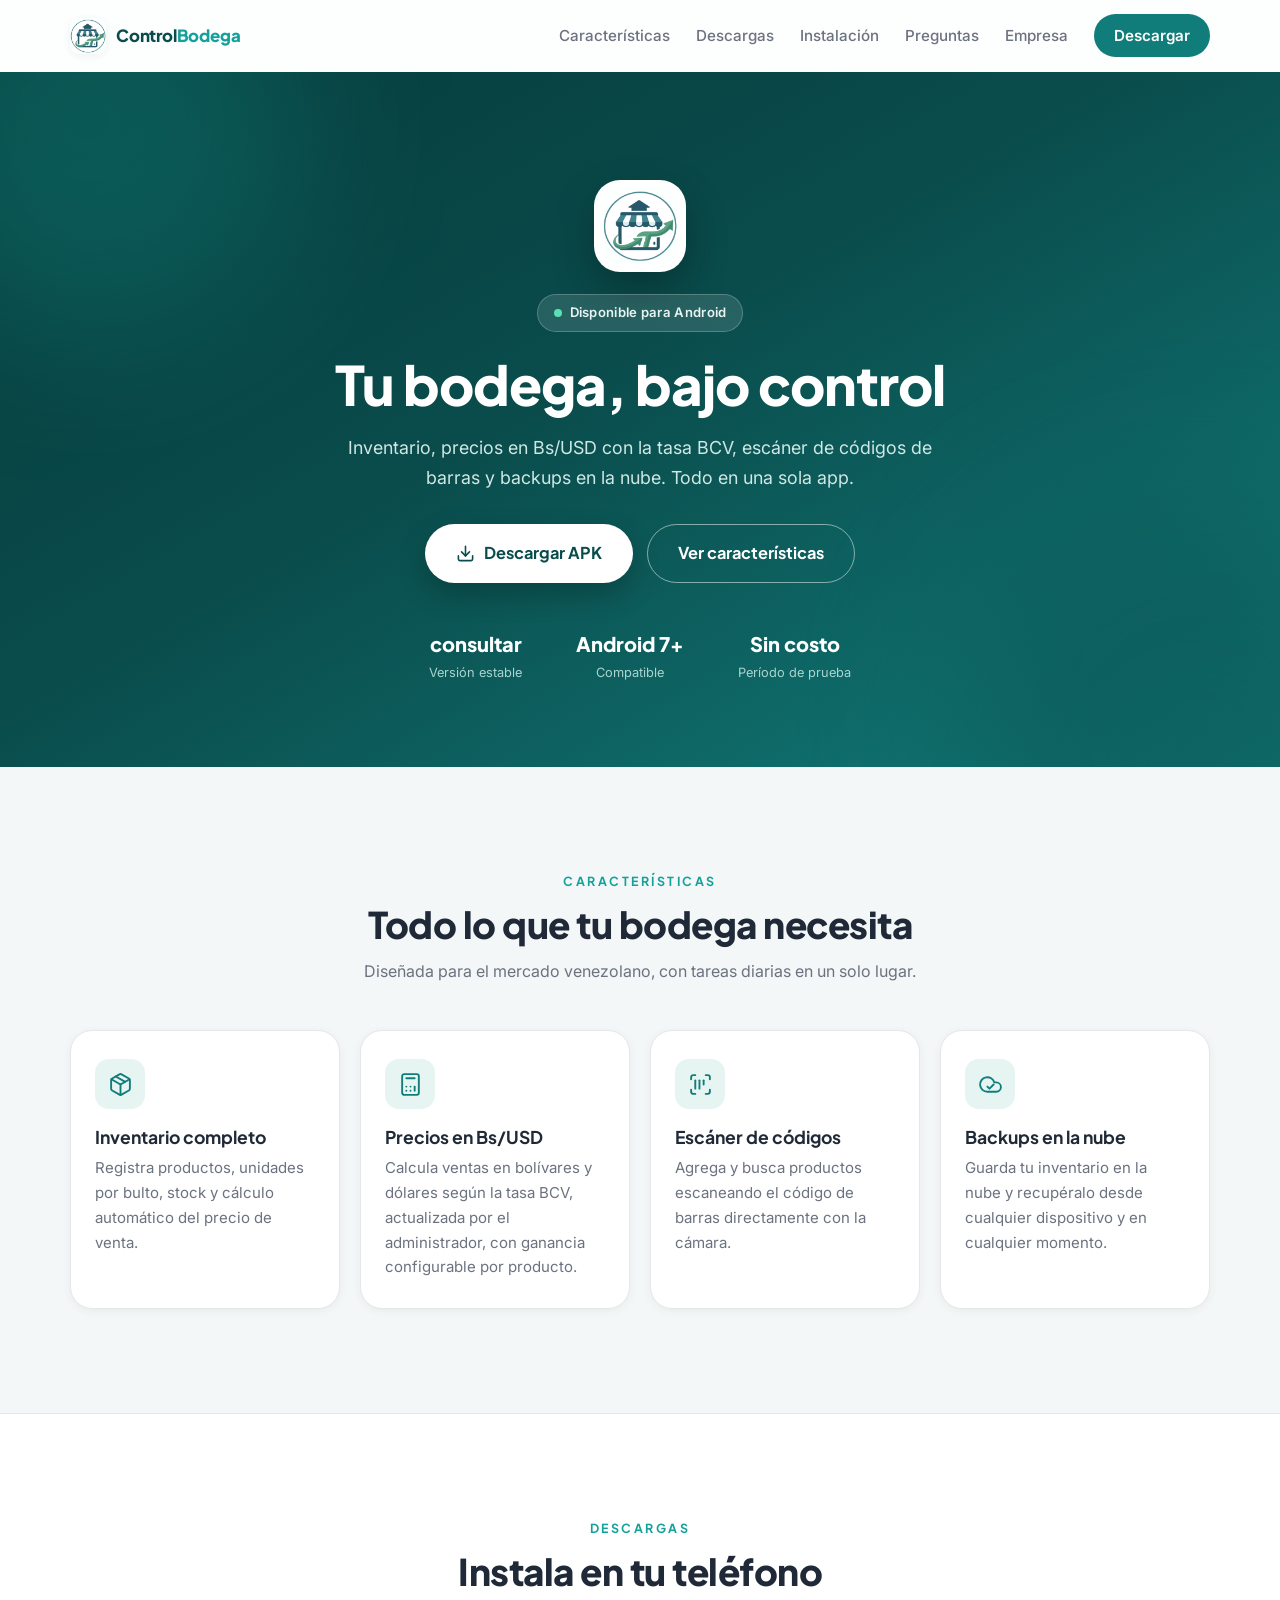
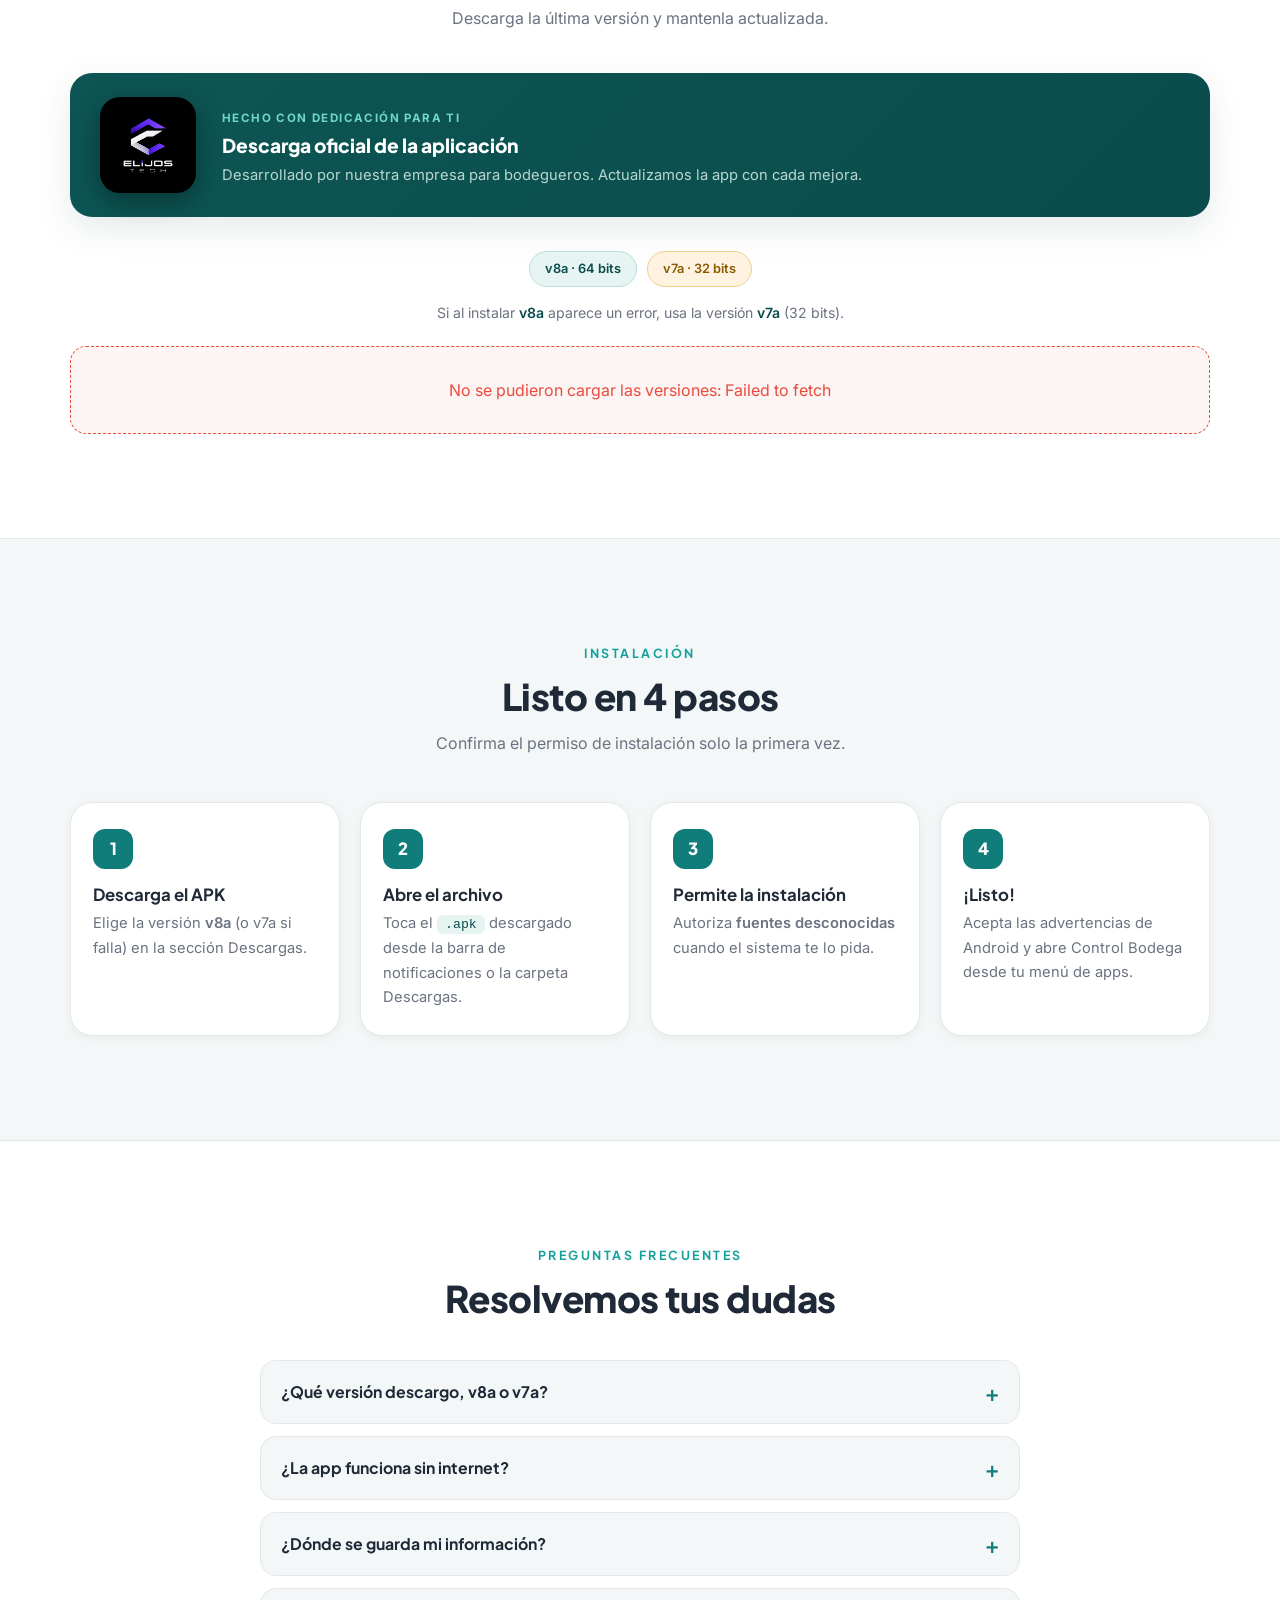
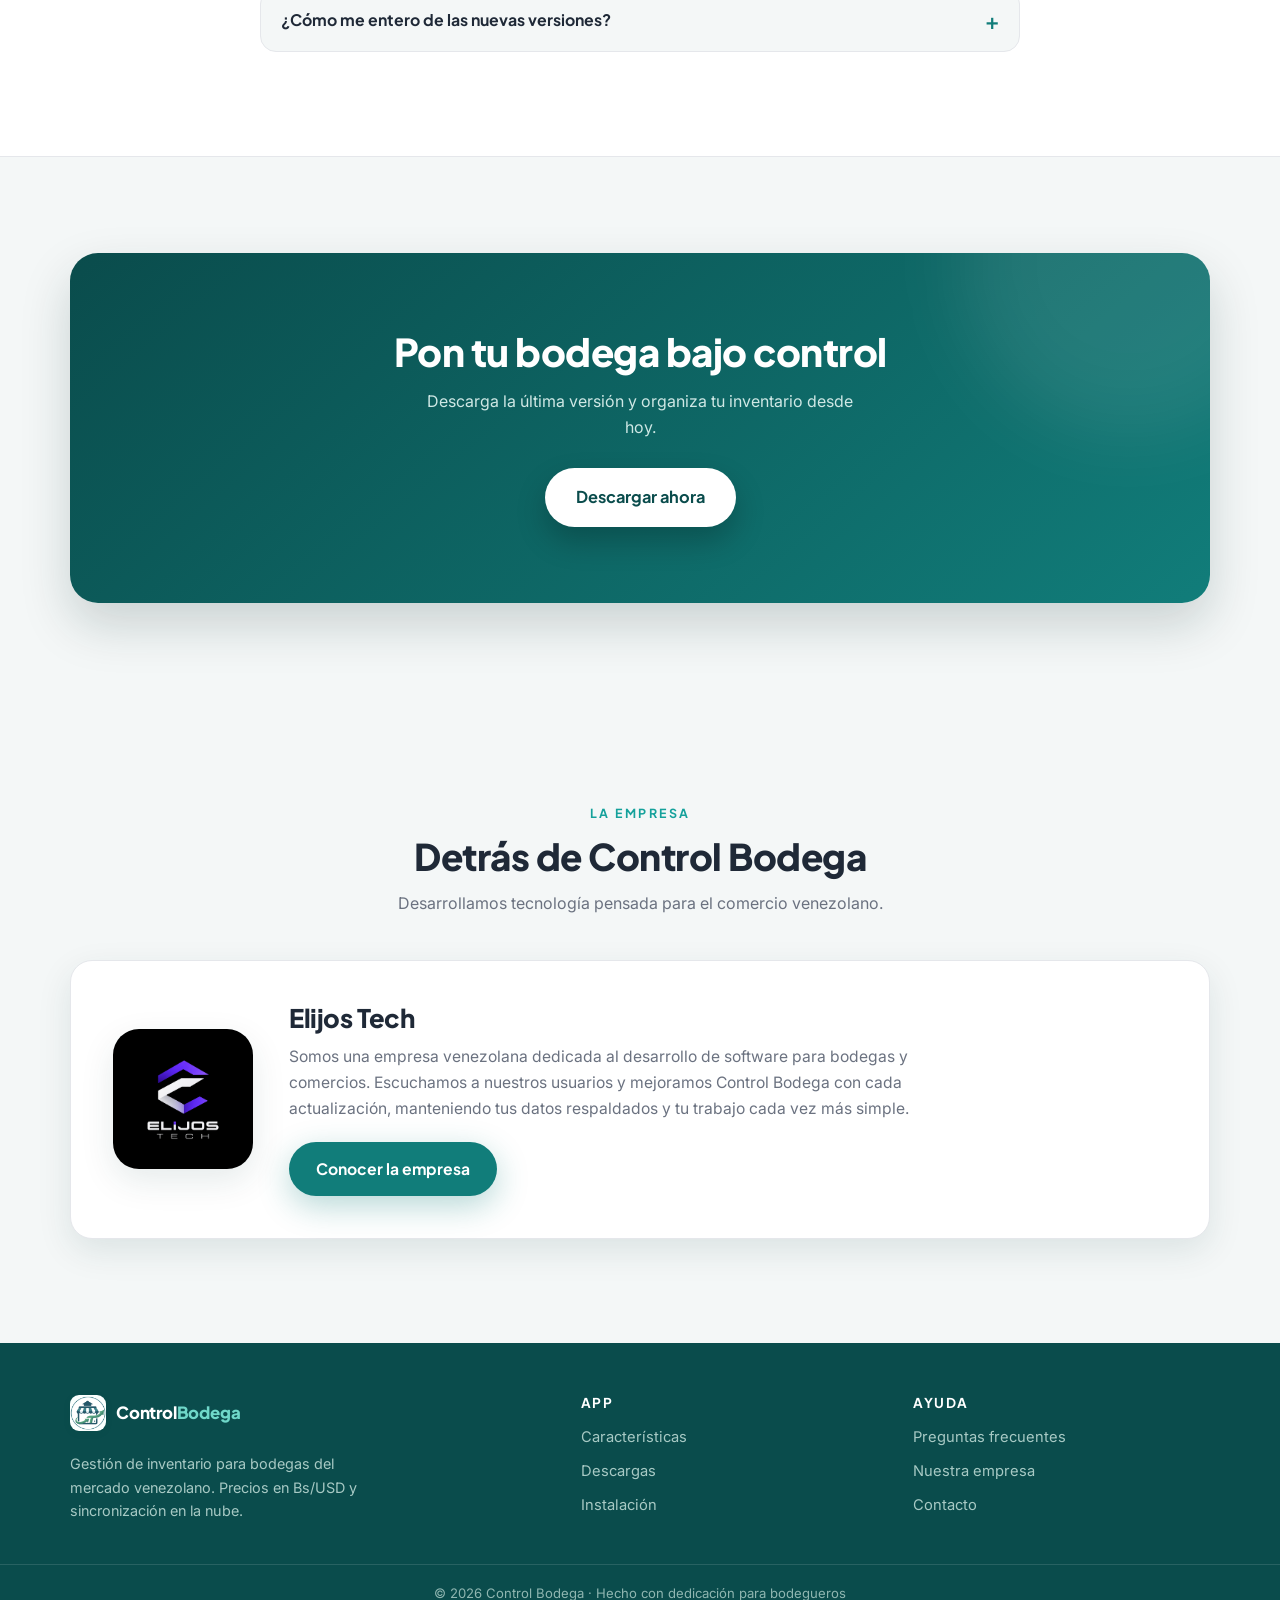
<file: index.html>
<!DOCTYPE html>
<html lang="es">
<head>
  <meta charset="UTF-8" />
  <meta name="viewport" content="width=device-width, initial-scale=1.0" />
  <title>Control Bodega — Gestión de inventario para bodegas</title>
  <meta name="description" content="App de administración de inventario para bodegas. Precios en Bs/USD con tasa BCV, escáner de códigos de barras y backups en la nube." />
  <meta name="theme-color" content="#0A4C4C" />
  <meta property="og:title" content="Control Bodega" />
  <meta property="og:description" content="Administra tu bodega y calcula precios en Bs/USD con la tasa BCV." />
  <meta property="og:type" content="website" />
  <link rel="icon" type="image/png" href="assets/icon.png" />

  <link rel="preconnect" href="https://fonts.googleapis.com" />
  <link rel="preconnect" href="https://fonts.gstatic.com" crossorigin />
  <link href="https://fonts.googleapis.com/css2?family=Plus+Jakarta+Sans:wght@500;600;700;800&family=Inter:wght@400;500;600&display=swap" rel="stylesheet" />

  <link rel="stylesheet" href="assets/styles.css" />
</head>
<body>

  <!-- NAVBAR -->
  <header class="nav" id="nav">
    <div class="container nav-inner">
      <a href="#" class="brand">
        <img src="assets/icon.png" alt="Logo Control Bodega" class="brand-logo" />
        <span class="brand-name">Control<span>Bodega</span></span>
      </a>

      <nav class="nav-menu" id="nav-menu" aria-label="Principal">
        <a href="#caracteristicas">Características</a>
        <a href="#descargas">Descargas</a>
        <a href="#instalacion">Instalación</a>
        <a href="#faq">Preguntas</a>
        <a href="empresa.html">Empresa</a>
        <a href="#descargas" class="nav-cta">Descargar</a>
      </nav>

      <button class="nav-toggle" id="nav-toggle" type="button" aria-label="Abrir menú" aria-expanded="false">
        <span></span>
        <span></span>
        <span></span>
      </button>
    </div>
  </header>

  <main>
    <!-- HERO -->
    <section class="hero">
      <span class="hero-glow hero-glow-1" aria-hidden="true"></span>
      <span class="hero-glow hero-glow-2" aria-hidden="true"></span>
      <div class="container hero-inner">
        <div class="hero-logo-wrap">
          <img src="assets/icon.png" alt="Logo Control Bodega" class="hero-logo" />
        </div>

        <p class="hero-kicker">
          <span class="pulse-dot"></span>
          Disponible para Android
        </p>

        <h1>Tu bodega, bajo control</h1>

        <p class="hero-sub">
          Inventario, precios en Bs/USD con la tasa BCV, escáner de códigos de
          barras y backups en la nube. Todo en una sola app.
        </p>

        <div class="hero-actions">
          <a href="#descargas" class="btn btn-lg btn-primary">
            <svg viewBox="0 0 24 24" fill="none" stroke="currentColor" stroke-width="2" stroke-linecap="round" stroke-linejoin="round" aria-hidden="true"><path d="M21 15v4a2 2 0 0 1-2 2H5a2 2 0 0 1-2-2v-4"/><polyline points="7 10 12 15 17 10"/><line x1="12" y1="15" x2="12" y2="3"/></svg>
            Descargar APK
          </a>
          <a href="#caracteristicas" class="btn btn-lg btn-ghost">Ver características</a>
        </div>

        <div class="hero-stats">
          <div class="stat">
            <strong id="latest-version">…</strong>
            <span>Versión estable</span>
          </div>
          <div class="stat">
            <strong>Android 7+</strong>
            <span>Compatible</span>
          </div>
          <div class="stat">
            <strong>Sin costo</strong>
            <span>Período de prueba</span>
          </div>
        </div>
      </div>
    </section>

    <!-- CARACTERÍSTICAS -->
    <section id="caracteristicas" class="section">
      <div class="container">
        <p class="kicker reveal">Características</p>
        <h2 class="section-title reveal">Todo lo que tu bodega necesita</h2>
        <p class="section-sub reveal">Diseñada para el mercado venezolano, con tareas diarias en un solo lugar.</p>

        <div class="features">
          <article class="feature reveal">
            <div class="feature-icon">
              <svg viewBox="0 0 24 24" fill="none" stroke="currentColor" stroke-width="1.8" stroke-linecap="round" stroke-linejoin="round" aria-hidden="true"><path d="M7.5 4.27l9 5.15"/><path d="M21 8a2 2 0 0 0-1-1.73l-7-4a2 2 0 0 0-2 0l-7 4A2 2 0 0 0 3 8v8a2 2 0 0 0 1 1.73l7 4a2 2 0 0 0 2 0l7-4A2 2 0 0 0 21 16Z"/><path d="M3.3 7 12 12l8.7-5"/><path d="M12 22V12"/></svg>
            </div>
            <h3>Inventario completo</h3>
            <p>Registra productos, unidades por bulto, stock y cálculo automático del precio de venta.</p>
          </article>

          <article class="feature reveal">
            <div class="feature-icon">
              <svg viewBox="0 0 24 24" fill="none" stroke="currentColor" stroke-width="1.8" stroke-linecap="round" stroke-linejoin="round" aria-hidden="true"><rect x="4" y="2" width="16" height="20" rx="2"/><line x1="8" y1="6" x2="16" y2="6"/><line x1="16" y1="14" x2="16" y2="18"/><path d="M12 14h.01"/><path d="M8 14h.01"/><path d="M12 18h.01"/><path d="M8 18h.01"/></svg>
            </div>
            <h3>Precios en Bs/USD</h3>
            <p>Calcula ventas en bolívares y dólares según la tasa BCV, actualizada por el administrador, con ganancia configurable por producto.</p>
          </article>

          <article class="feature reveal">
            <div class="feature-icon">
              <svg viewBox="0 0 24 24" fill="none" stroke="currentColor" stroke-width="1.8" stroke-linecap="round" stroke-linejoin="round" aria-hidden="true"><path d="M3 7V5a2 2 0 0 1 2-2h2"/><path d="M17 3h2a2 2 0 0 1 2 2v2"/><path d="M21 17v2a2 2 0 0 1-2 2h-2"/><path d="M7 21H5a2 2 0 0 1-2-2v-2"/><path d="M7 8v8"/><path d="M11 8v8"/><path d="M15 8v4"/></svg>
            </div>
            <h3>Escáner de códigos</h3>
            <p>Agrega y busca productos escaneando el código de barras directamente con la cámara.</p>
          </article>

          <article class="feature reveal">
            <div class="feature-icon">
              <svg viewBox="0 0 24 24" fill="none" stroke="currentColor" stroke-width="1.8" stroke-linecap="round" stroke-linejoin="round" aria-hidden="true"><path d="M17.5 19H9a7 7 0 1 1 6.71-9h1.79a4.5 4.5 0 1 1 0 9Z"/><path d="m9 14 2 2 4-4"/></svg>
            </div>
            <h3>Backups en la nube</h3>
            <p>Guarda tu inventario en la nube y recupéralo desde cualquier dispositivo y en cualquier momento.</p>
          </article>
        </div>
      </div>
    </section>

    <!-- DESCARGAS / RELEASES -->
    <section id="descargas" class="section section-alt">
      <div class="container">
        <p class="kicker reveal">Descargas</p>
        <h2 class="section-title reveal">Instala en tu teléfono</h2>
        <p class="section-sub reveal">Descarga la última versión y mantenla actualizada.</p>

        <div class="empresa-banner reveal">
          <img src="assets/logo.png" alt="Logo de la empresa" class="empresa-logo" />
          <div class="empresa-info">
            <span class="empresa-tag">Hecho con dedicación para ti</span>
            <h3>Descarga oficial de la aplicación</h3>
            <p>Desarrollado por nuestra empresa para bodegueros. Actualizamos la app con cada mejora.</p>
          </div>
        </div>

        <div class="arch-leyenda reveal">
          <span class="chip chip-v8a">v8a · 64 bits</span>
          <span class="chip chip-v7a">v7a · 32 bits</span>
        </div>
        <p class="recom-note reveal">Si al instalar <strong>v8a</strong> aparece un error, usa la versión <strong>v7a</strong> (32 bits).</p>

        <div id="releases" class="releases">
          <div class="loading">Cargando versiones…</div>
        </div>
      </div>
    </section>

    <!-- INSTALACIÓN -->
    <section id="instalacion" class="section">
      <div class="container">
        <p class="kicker reveal">Instalación</p>
        <h2 class="section-title reveal">Listo en 4 pasos</h2>
        <p class="section-sub reveal">Confirma el permiso de instalación solo la primera vez.</p>

        <div class="steps-grid">
          <div class="step reveal">
            <span class="step-num">1</span>
            <h3>Descarga el APK</h3>
            <p>Elige la versión <strong>v8a</strong> (o v7a si falla) en la sección Descargas.</p>
          </div>
          <div class="step reveal">
            <span class="step-num">2</span>
            <h3>Abre el archivo</h3>
            <p>Toca el <code>.apk</code> descargado desde la barra de notificaciones o la carpeta Descargas.</p>
          </div>
          <div class="step reveal">
            <span class="step-num">3</span>
            <h3>Permite la instalación</h3>
            <p>Autoriza <strong>fuentes desconocidas</strong> cuando el sistema te lo pida.</p>
          </div>
          <div class="step reveal">
            <span class="step-num">4</span>
            <h3>¡Listo!</h3>
            <p>Acepta las advertencias de Android y abre Control Bodega desde tu menú de apps.</p>
          </div>
        </div>
      </div>
    </section>

    <!-- FAQ -->
    <section id="faq" class="section section-alt">
      <div class="container container-narrow">
        <p class="kicker reveal">Preguntas frecuentes</p>
        <h2 class="section-title reveal">Resolvemos tus dudas</h2>

        <div class="faq">
          <details class="faq-item reveal">
            <summary>¿Qué versión descargo, v8a o v7a?</summary>
            <p>Descarga <strong>v8a</strong> (64 bits), que es la versión para teléfonos actuales. Si al instalarla el sistema muestra un error, usa la versión <strong>v7a</strong> (32 bits), compatible con teléfonos de gama baja o con Android de 32 bits.</p>
          </details>
          <details class="faq-item reveal">
            <summary>¿La app funciona sin internet?</summary>
            <p>Sí. El inventario se guarda en la memoria del teléfono y funciona sin conexión. El internet se usa para sincronizar tus respaldos en la nube y recibir notificaciones.</p>
          </details>
          <details class="faq-item reveal">
            <summary>¿Dónde se guarda mi información?</summary>
            <p>Tus productos se almacenan de forma local y además puedes subirlos a la nube como respaldo. Nadie más tiene acceso a tu cuenta.</p>
          </details>
          <details class="faq-item reveal">
            <summary>¿Cómo me entero de las nuevas versiones?</summary>
            <p>La app verifica automáticamente si hay una versión nueva al abrirla y te avisa con un recordatorio de actualización y su lista de cambios.</p>
          </details>
        </div>
      </div>
    </section>

    <!-- CTA FINAL -->
    <section class="cta">
      <div class="container">
        <div class="cta-panel reveal">
          <span class="cta-glow" aria-hidden="true"></span>
          <h2>Pon tu bodega bajo control</h2>
          <p>Descarga la última versión y organiza tu inventario desde hoy.</p>
          <a href="#descargas" class="btn btn-lg btn-light">Descargar ahora</a>
        </div>
      </div>
    </section>

    <!-- LA EMPRESA -->
    <section id="empresa" class="section">
      <div class="container">
        <p class="kicker reveal">La empresa</p>
        <h2 class="section-title reveal">Detrás de Control Bodega</h2>
        <p class="section-sub reveal">Desarrollamos tecnología pensada para el comercio venezolano.</p>

        <div class="about-card reveal">
          <img src="assets/logo.png" alt="Logo de la empresa" class="about-logo" />
          <div class="about-body">
            <h3>Elijos Tech</h3>
            <p>
              Somos una empresa venezolana dedicada al desarrollo de software
              para bodegas y comercios. Escuchamos a nuestros usuarios y
              mejoramos Control Bodega con cada actualización, manteniendo tus
              datos respaldados y tu trabajo cada vez más simple.
            </p>
            <a href="empresa.html" class="btn btn-primary">Conocer la empresa</a>
          </div>
        </div>
      </div>
    </section>
  </main>

  <!-- FOOTER -->
  <footer class="footer">
    <div class="container footer-grid">
      <div class="footer-brand">
        <div class="brand">
          <img src="assets/icon.png" alt="Logo Control Bodega" class="brand-logo" />
          <span class="brand-name">Control<span>Bodega</span></span>
        </div>
        <p>Gestión de inventario para bodegas del mercado venezolano. Precios en Bs/USD y sincronización en la nube.</p>
      </div>

      <div class="footer-col">
        <h4>App</h4>
        <a href="#caracteristicas">Características</a>
        <a href="#descargas">Descargas</a>
        <a href="#instalacion">Instalación</a>
      </div>

      <div class="footer-col">
        <h4>Ayuda</h4>
        <a href="#faq">Preguntas frecuentes</a>
        <a href="empresa.html">Nuestra empresa</a>
        <a href="mailto:elijostech@gmail.com">Contacto</a>
      </div>
    </div>

    <div class="footer-bottom">
      <div class="container">
        <p>© 2026 Control Bodega · Hecho con dedicación para bodegueros</p>
      </div>
    </div>
  </footer>

  <button class="back-top" id="back-top" type="button" aria-label="Volver arriba">
    <svg viewBox="0 0 24 24" fill="none" stroke="currentColor" stroke-width="2.2" stroke-linecap="round" stroke-linejoin="round" aria-hidden="true"><polyline points="18 15 12 9 6 15"/></svg>
  </button>

  <script src="assets/config.js"></script>
  <script src="assets/script.js"></script>
</body>
</html>
</file>
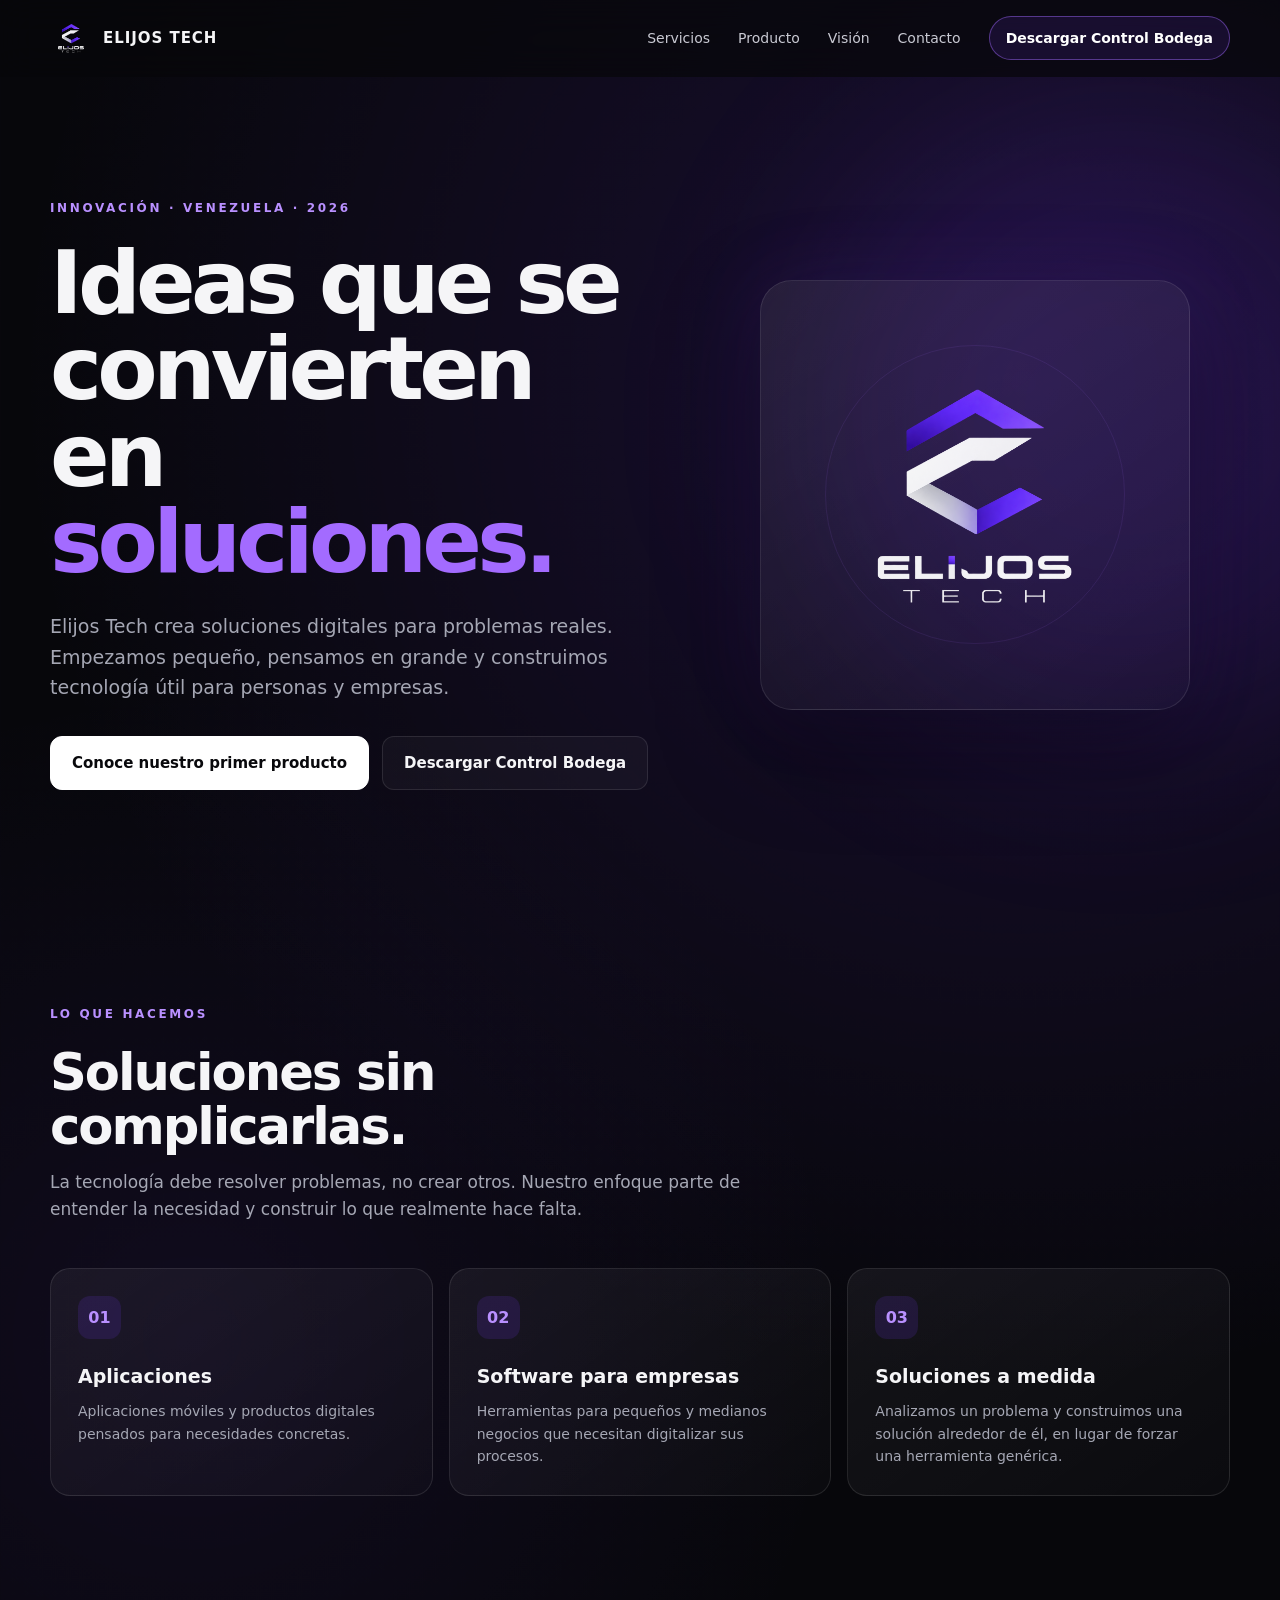
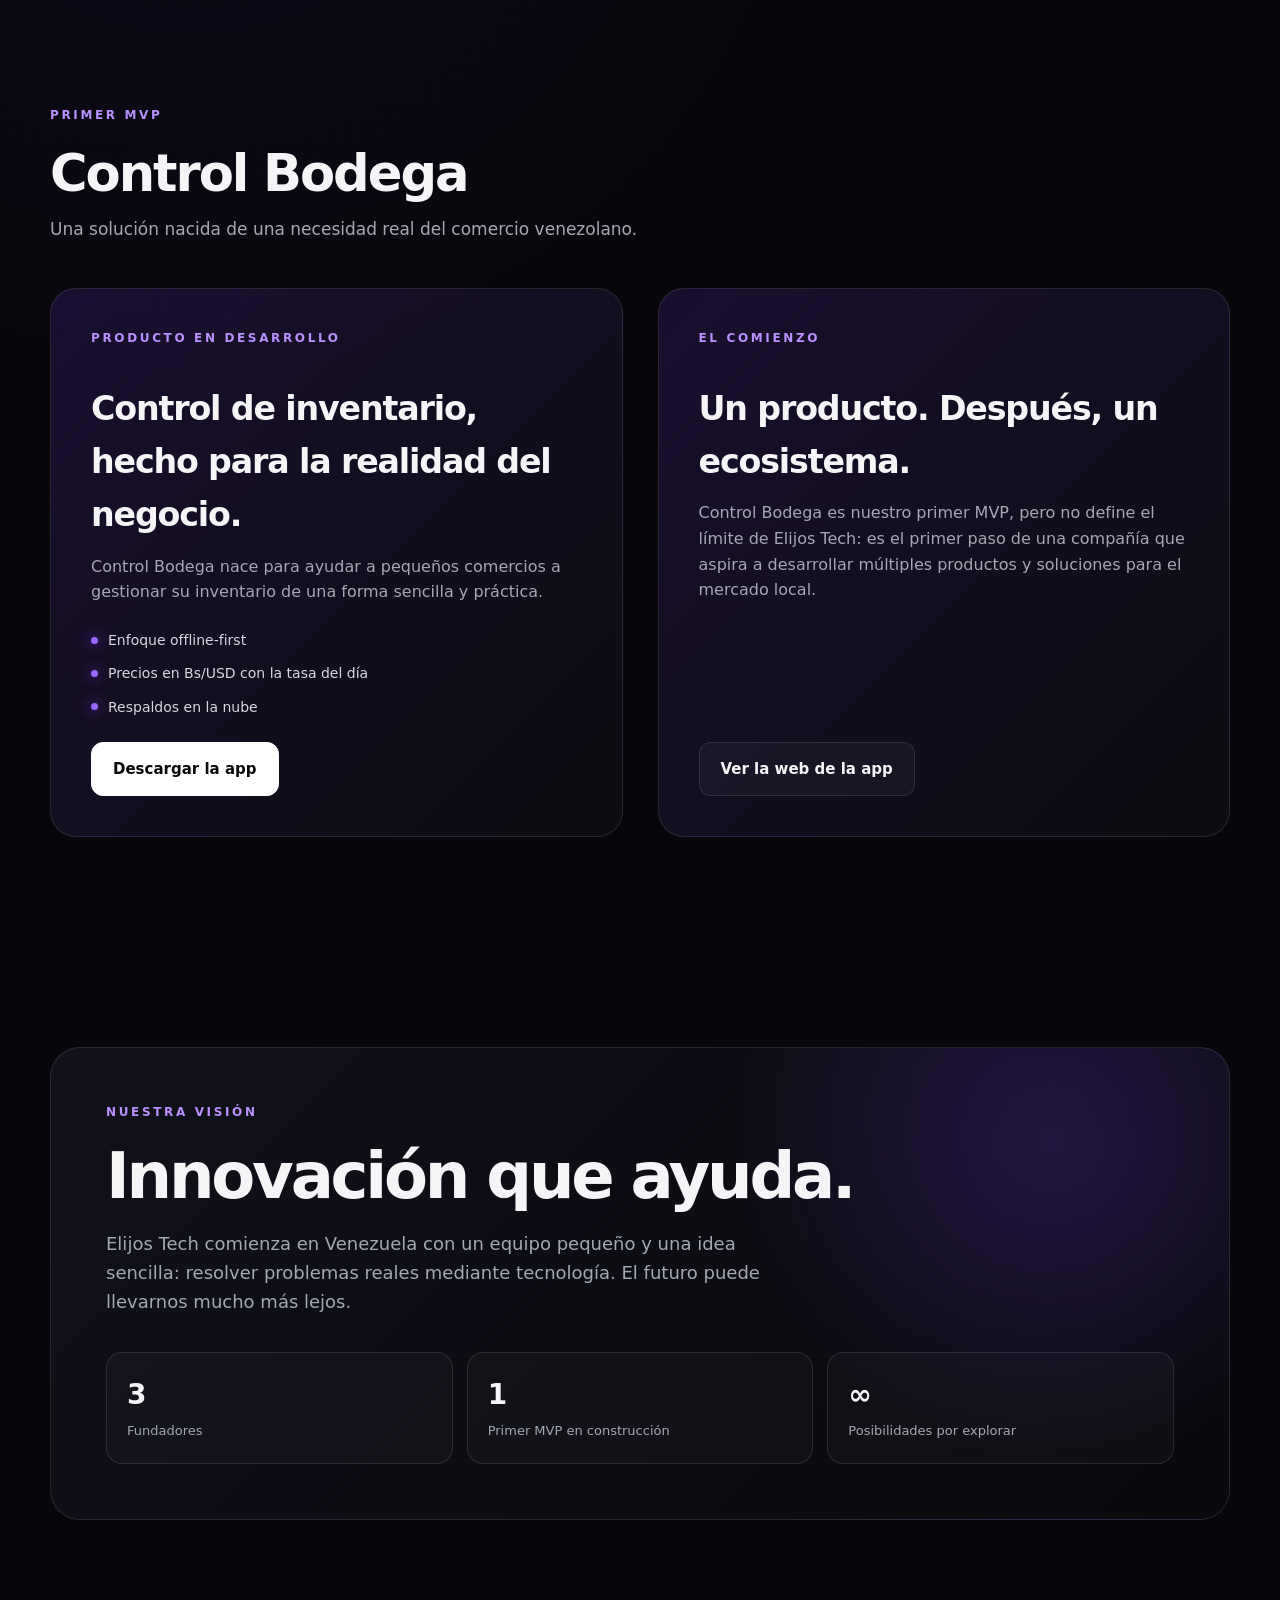
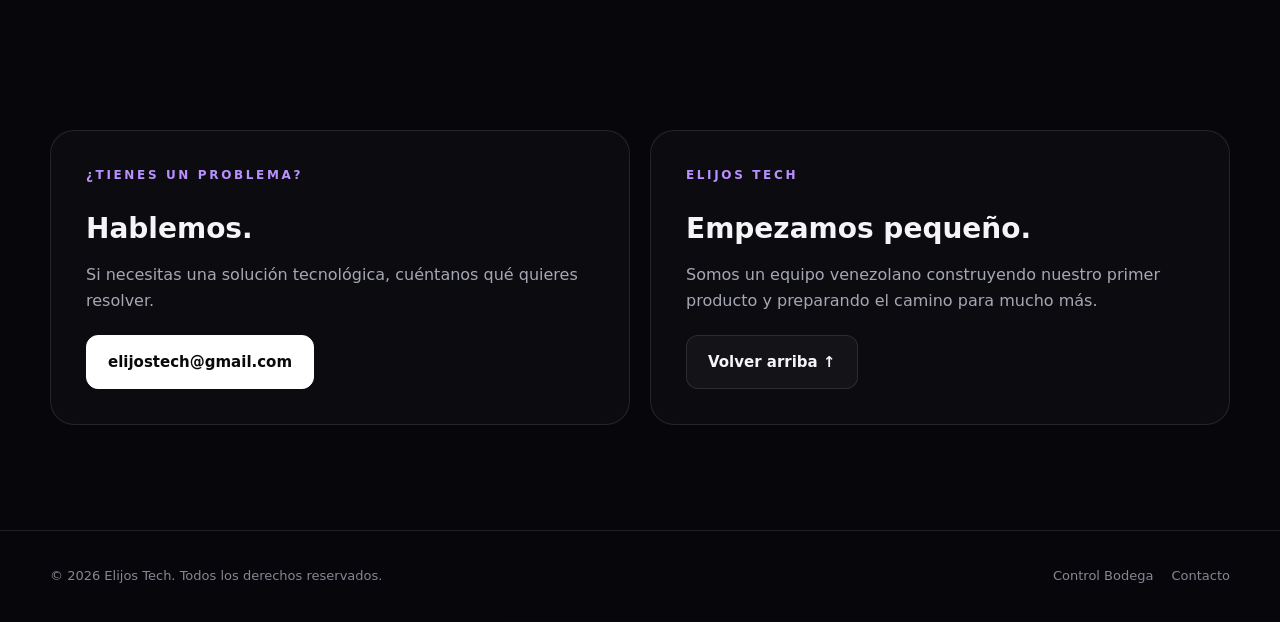
<file: empresa.html>
<!DOCTYPE html>
<html lang="es">
<head>
  <meta charset="UTF-8">
  <meta name="viewport" content="width=device-width, initial-scale=1.0">
  <meta name="theme-color" content="#07070b">
  <meta name="description" content="Elijos Tech — innovación y soluciones digitales para problemas reales. Creadores de Control Bodega.">
  <title>Elijos Tech — Innovación que ayuda</title>
  <link rel="icon" type="image/png" href="assets/logo.png">
  <link rel="stylesheet" href="assets/empresa.css">
</head>
<body>

  <nav id="nav">
    <div class="container navin">
      <a class="brand" href="#inicio"><img src="assets/logo.png" alt="Elijos Tech"><span>ELIJOS TECH</span></a>
      <div class="links" id="links">
        <a href="#servicios">Servicios</a>
        <a href="#producto">Producto</a>
        <a href="#vision">Visión</a>
        <a href="#contacto">Contacto</a>
        <a class="navcta" href="index.html#descargas">Descargar Control Bodega</a>
      </div>
      <button class="nav-toggle" id="nav-toggle" type="button" aria-label="Abrir menú" aria-expanded="false">
        <span></span><span></span><span></span>
      </button>
    </div>
  </nav>

  <main>
    <!-- HERO -->
    <section class="hero" id="inicio">
      <span class="hero-glow" aria-hidden="true"></span>
      <div class="container hero-grid">
        <div>
          <div class="eyebrow">Innovación · Venezuela · 2026</div>
          <h1>Ideas que se convierten en <span>soluciones.</span></h1>
          <p class="lead">Elijos Tech crea soluciones digitales para problemas reales. Empezamos pequeño, pensamos en grande y construimos tecnología útil para personas y empresas.</p>
          <div class="actions">
            <a class="btn primary" href="#producto">Conoce nuestro primer producto</a>
            <a class="btn secondary" href="index.html#descargas">Descargar Control Bodega</a>
          </div>
        </div>
        <div class="hero-logo">
          <div class="logo-card"><img src="assets/logo.png" alt="Logotipo de Elijos Tech"></div>
        </div>
      </div>
    </section>

    <!-- SERVICIOS -->
    <section id="servicios">
      <div class="container">
        <div class="section-head reveal">
          <div class="eyebrow">Lo que hacemos</div>
          <h2>Soluciones sin complicarlas.</h2>
          <p>La tecnología debe resolver problemas, no crear otros. Nuestro enfoque parte de entender la necesidad y construir lo que realmente hace falta.</p>
        </div>
        <div class="grid">
          <article class="card reveal"><div class="icon">01</div><h3>Aplicaciones</h3><p>Aplicaciones móviles y productos digitales pensados para necesidades concretas.</p></article>
          <article class="card reveal"><div class="icon">02</div><h3>Software para empresas</h3><p>Herramientas para pequeños y medianos negocios que necesitan digitalizar sus procesos.</p></article>
          <article class="card reveal"><div class="icon">03</div><h3>Soluciones a medida</h3><p>Analizamos un problema y construimos una solución alrededor de él, en lugar de forzar una herramienta genérica.</p></article>
        </div>
      </div>
    </section>

    <!-- PRODUCTO -->
    <section id="producto">
      <div class="container">
        <div class="section-head reveal">
          <div class="eyebrow">Primer MVP</div>
          <h2>Control Bodega</h2>
          <p>Una solución nacida de una necesidad real del comercio venezolano.</p>
        </div>
        <div class="feature reveal">
          <div class="feature-box">
            <div class="eyebrow">Producto en desarrollo</div>
            <h3>Control de inventario, hecho para la realidad del negocio.</h3>
            <p>Control Bodega nace para ayudar a pequeños comercios a gestionar su inventario de una forma sencilla y práctica.</p>
            <div class="mini-list">
              <div><span class="dot"></span> Enfoque offline-first</div>
              <div><span class="dot"></span> Precios en Bs/USD con la tasa del día</div>
              <div><span class="dot"></span> Respaldos en la nube</div>
            </div>
            <a class="btn primary" href="index.html#descargas">Descargar la app</a>
          </div>
          <div class="feature-box">
            <div class="eyebrow">El comienzo</div>
            <h3>Un producto. Después, un ecosistema.</h3>
            <p>Control Bodega es nuestro primer MVP, pero no define el límite de Elijos Tech: es el primer paso de una compañía que aspira a desarrollar múltiples productos y soluciones para el mercado local.</p>
            <a class="btn secondary" href="index.html">Ver la web de la app</a>
          </div>
        </div>
      </div>
    </section>

    <!-- VISIÓN -->
    <section id="vision">
      <div class="container">
        <div class="vision reveal">
          <div class="eyebrow">Nuestra visión</div>
          <h2>Innovación que ayuda.</h2>
          <p>Elijos Tech comienza en Venezuela con un equipo pequeño y una idea sencilla: resolver problemas reales mediante tecnología. El futuro puede llevarnos mucho más lejos.</p>
          <div class="stats">
            <div class="stat"><strong>3</strong><span>Fundadores</span></div>
            <div class="stat"><strong>1</strong><span>Primer MVP en construcción</span></div>
            <div class="stat"><strong>∞</strong><span>Posibilidades por explorar</span></div>
          </div>
        </div>
      </div>
    </section>

    <!-- CONTACTO -->
    <section id="contacto">
      <div class="container">
        <div class="contact reveal">
          <div class="contact-box">
            <div class="eyebrow">¿Tienes un problema?</div>
            <h3>Hablemos.</h3>
            <p>Si necesitas una solución tecnológica, cuéntanos qué quieres resolver.</p>
            <a class="btn primary" href="mailto:elijostech@gmail.com">elijostech@gmail.com</a>
          </div>
          <div class="contact-box">
            <div class="eyebrow">Elijos Tech</div>
            <h3>Empezamos pequeño.</h3>
            <p>Somos un equipo venezolano construyendo nuestro primer producto y preparando el camino para mucho más.</p>
            <a class="btn secondary" href="#inicio">Volver arriba ↑</a>
          </div>
        </div>
      </div>
    </section>
  </main>

  <footer>
    <div class="container">
      <div class="foot">
        <span>© 2026 Elijos Tech. Todos los derechos reservados.</span>
        <span class="foot-links">
          <a href="index.html">Control Bodega</a>
          <a href="#contacto">Contacto</a>
        </span>
      </div>
    </div>
  </footer>

  <script src="assets/empresa.js"></script>
</body>
</html>
</file>
<file: assets/styles.css>
/* ============================================================
   Control Bodega — Página de releases
   Diseño profesional · Tema teal #117D7A / #0A4C4C
   ============================================================ */

:root {
  --primary-dark: #0A4C4C;
  --primary: #117D7A;
  --primary-soft: #14A19B;
  --primary-light: #E6F4F2;
  --bg: #F4F7F7;
  --surface: #FFFFFF;
  --ink: #1F2937;
  --text-main: #1F2937;
  --text-secondary: #6B7280;
  --text-muted: #9CA3AF;
  --border: #E5E7EB;
  --danger: #E74C3C;
  --success: #4CAF50;
  --warning: #F59E0B;
  --radius-lg: 22px;
  --radius-md: 16px;
  --radius-sm: 12px;
  --shadow-sm: 0 2px 8px rgba(12, 60, 58, 0.06);
  --shadow: 0 12px 34px rgba(12, 60, 58, 0.1);
  --shadow-lg: 0 22px 50px rgba(10, 45, 45, 0.18);
  --font-display: "Plus Jakarta Sans", system-ui, -apple-system, "Segoe UI", sans-serif;
  --font-body: "Inter", system-ui, -apple-system, "Segoe UI", sans-serif;
}

* {
  box-sizing: border-box;
  margin: 0;
  padding: 0;
}

html {
  scroll-behavior: smooth;
  scroll-padding-top: 84px;
}

body {
  font-family: var(--font-body);
  background: var(--bg);
  color: var(--text-main);
  line-height: 1.65;
  -webkit-font-smoothing: antialiased;
  overflow-x: hidden;
}

h1, h2, h3, h4 {
  font-family: var(--font-display);
  color: var(--ink);
  line-height: 1.2;
}

strong {
  font-weight: 600;
}

img {
  max-width: 100%;
  display: block;
}

.container {
  width: min(1140px, 92%);
  margin: 0 auto;
}

.container-narrow {
  width: min(760px, 92%);
}

/* ---------- Scroll reveal ---------- */
.reveal {
  opacity: 0;
  transform: translateY(26px);
  transition: opacity 0.7s ease, transform 0.7s ease;
}

.reveal.in {
  opacity: 1;
  transform: none;
}

/* ============================================================
   NAVBAR
   ============================================================ */
.nav {
  position: sticky;
  top: 0;
  z-index: 50;
  background: rgba(255, 255, 255, 0.82);
  backdrop-filter: blur(14px);
  -webkit-backdrop-filter: blur(14px);
  border-bottom: 1px solid transparent;
  transition: border-color 0.3s, box-shadow 0.3s;
}

.nav.scrolled {
  border-color: var(--border);
  box-shadow: var(--shadow-sm);
}

.nav-inner {
  display: flex;
  align-items: center;
  justify-content: space-between;
  padding: 14px 0;
}

.brand {
  display: inline-flex;
  align-items: center;
  gap: 10px;
  text-decoration: none;
}

.brand-logo {
  width: 36px;
  height: 36px;
  object-fit: contain;
  border-radius: 9px;
  box-shadow: var(--shadow-sm);
}

.brand-name {
  font-family: var(--font-display);
  font-weight: 800;
  font-size: 1.05rem;
  color: var(--primary-dark);
  letter-spacing: -0.2px;
}

.brand-name span {
  color: var(--primary-soft);
}

.nav-menu {
  display: flex;
  align-items: center;
  gap: 26px;
}

.nav-menu a {
  color: var(--text-secondary);
  text-decoration: none;
  font-weight: 500;
  font-size: 0.95rem;
  transition: color 0.2s;
}

.nav-menu a:hover {
  color: var(--primary);
}

.nav-menu a.active {
  color: var(--primary);
  font-weight: 600;
}

.nav-cta {
  background: var(--primary);
  color: #fff !important;
  padding: 9px 20px;
  border-radius: 999px;
  font-weight: 600 !important;
  transition: background 0.2s, transform 0.2s !important;
}

.nav-cta:hover {
  background: var(--primary-dark) !important;
  transform: translateY(-1px);
}

/* Toggle móvil */
.nav-toggle {
  display: none;
  flex-direction: column;
  justify-content: center;
  gap: 5px;
  width: 42px;
  height: 42px;
  border: 1px solid var(--border);
  border-radius: 12px;
  background: var(--surface);
  cursor: pointer;
  padding: 0 10px;
}

.nav-toggle span {
  height: 2px;
  background: var(--primary-dark);
  border-radius: 2px;
  transition: transform 0.25s, opacity 0.25s;
}

.nav-toggle.open span:nth-child(1) { transform: translateY(7px) rotate(45deg); }
.nav-toggle.open span:nth-child(2) { opacity: 0; }
.nav-toggle.open span:nth-child(3) { transform: translateY(-7px) rotate(-45deg); }

/* ============================================================
   HERO
   ============================================================ */
.hero {
  position: relative;
  overflow: hidden;
  background: linear-gradient(150deg, #063B3B 0%, #0A4C4C 45%, #117D7A 100%);
  color: #fff;
  text-align: center;
  padding: clamp(64px, 9vw, 108px) 0 clamp(48px, 7vw, 84px);
}

.hero-glow {
  position: absolute;
  border-radius: 50%;
  pointer-events: none;
  filter: blur(80px);
  opacity: 0.5;
}

.hero-glow-1 {
  width: 420px;
  height: 420px;
  top: -160px;
  left: -120px;
  background: rgba(23, 170, 160, 0.5);
}

.hero-glow-2 {
  width: 480px;
  height: 480px;
  bottom: -220px;
  right: -160px;
  background: rgba(10, 76, 76, 0.9);
}

.hero-inner {
  position: relative;
  animation: fade-up 0.8s ease both;
}

@keyframes fade-up {
  from { opacity: 0; transform: translateY(24px); }
  to { opacity: 1; transform: none; }
}

.hero-logo-wrap {
  width: 92px;
  height: 92px;
  border-radius: 26px;
  background: #fff;
  display: grid;
  place-items: center;
  margin: 0 auto 22px;
  box-shadow: 0 18px 40px rgba(0, 0, 0, 0.28);
}

.hero-logo {
  width: 76px;
  height: 76px;
  object-fit: contain;
  border-radius: 18px;
}

.hero-kicker {
  display: inline-flex;
  align-items: center;
  gap: 8px;
  background: rgba(255, 255, 255, 0.12);
  border: 1px solid rgba(255, 255, 255, 0.22);
  padding: 7px 16px;
  border-radius: 999px;
  font-size: 0.82rem;
  font-weight: 600;
  letter-spacing: 0.3px;
  color: var(--primary-light);
  margin-bottom: 20px;
}

.pulse-dot {
  width: 8px;
  height: 8px;
  border-radius: 50%;
  background: #5BE0B4;
  box-shadow: 0 0 0 0 rgba(91, 224, 180, 0.6);
  animation: pulse 2s infinite;
}

@keyframes pulse {
  0% { box-shadow: 0 0 0 0 rgba(91, 224, 180, 0.55); }
  70% { box-shadow: 0 0 0 9px rgba(91, 224, 180, 0); }
  100% { box-shadow: 0 0 0 0 rgba(91, 224, 180, 0); }
}

.hero h1 {
  color: #fff;
  font-size: clamp(2rem, 5.2vw, 3.4rem);
  font-weight: 800;
  letter-spacing: -1px;
  max-width: 640px;
  margin: 0 auto;
}

.hero-sub {
  max-width: 640px;
  margin: 16px auto 30px;
  color: #CFE8E5;
  font-size: clamp(1rem, 1.4vw, 1.13rem);
  line-height: 1.7;
}

.hero-actions {
  display: flex;
  align-items: center;
  justify-content: center;
  gap: 14px;
  flex-wrap: wrap;
}

/* Botones */
.btn {
  display: inline-flex;
  align-items: center;
  justify-content: center;
  gap: 9px;
  padding: 13px 26px;
  border-radius: 999px;
  font-family: var(--font-display);
  font-weight: 700;
  font-size: 0.98rem;
  text-decoration: none;
  border: 1.5px solid transparent;
  transition: transform 0.18s, box-shadow 0.18s, background 0.2s, color 0.2s;
  cursor: pointer;
}

.btn svg {
  width: 19px;
  height: 19px;
}

.btn:hover {
  transform: translateY(-2px);
}

.btn-lg {
  padding: 15px 30px;
  font-size: 1.02rem;
}

.btn-primary {
  background: #fff;
  color: var(--primary-dark);
  box-shadow: 0 12px 28px rgba(0, 0, 0, 0.22);
}

.btn-primary:hover {
  background: var(--primary-light);
}

.btn-ghost {
  border-color: rgba(255, 255, 255, 0.5);
  color: #fff;
}

.btn-ghost:hover {
  background: rgba(255, 255, 255, 0.12);
}

.btn-light {
  background: #fff;
  color: var(--primary-dark);
  box-shadow: 0 14px 30px rgba(0, 0, 0, 0.22);
}

.btn-light:hover {
  transform: translateY(-3px) scale(1.02);
}

/* Stats */
.hero-stats {
  display: flex;
  align-items: center;
  justify-content: center;
  gap: clamp(20px, 5vw, 54px);
  margin-top: 44px;
  flex-wrap: wrap;
}

.stat {
  text-align: center;
  min-width: 92px;
}

.stat strong {
  display: block;
  font-family: var(--font-display);
  font-size: 1.25rem;
  font-weight: 800;
  color: #fff;
}

.stat span {
  display: block;
  font-size: 0.8rem;
  color: #A9D4CF;
  margin-top: 2px;
}

/* ============================================================
   SECCIONES
   ============================================================ */
.section {
  padding: clamp(60px, 9vw, 104px) 0;
}

.section-alt {
  background: var(--surface);
  border-block: 1px solid var(--border);
}

.kicker {
  text-align: center;
  font-family: var(--font-display);
  font-weight: 700;
  font-size: 0.78rem;
  letter-spacing: 2.5px;
  text-transform: uppercase;
  color: var(--primary-soft);
  margin-bottom: 10px;
}

.section-title {
  text-align: center;
  font-size: clamp(1.7rem, 3.4vw, 2.3rem);
  font-weight: 800;
  letter-spacing: -0.5px;
}

.section-sub {
  text-align: center;
  color: var(--text-secondary);
  max-width: 560px;
  margin: 12px auto 0;
  font-size: 1rem;
}

/* ============================================================
   FEATURES
   ============================================================ */
.features {
  display: grid;
  grid-template-columns: repeat(auto-fit, minmax(240px, 1fr));
  gap: 20px;
  margin-top: 46px;
}

.feature {
  background: var(--surface);
  border: 1px solid var(--border);
  border-radius: var(--radius-lg);
  padding: 28px 24px;
  box-shadow: var(--shadow-sm);
  transition: transform 0.25s, box-shadow 0.25s, border-color 0.25s;
}

.feature:hover {
  transform: translateY(-5px);
  box-shadow: var(--shadow);
  border-color: #CDE6E2;
}

.feature-icon {
  width: 50px;
  height: 50px;
  border-radius: 14px;
  background: var(--primary-light);
  color: var(--primary);
  display: grid;
  place-items: center;
  margin-bottom: 18px;
  transition: background 0.25s, color 0.25s, transform 0.25s;
}

.feature:hover .feature-icon {
  background: var(--primary);
  color: #fff;
  transform: scale(1.06) rotate(-4deg);
}

.feature-icon svg {
  width: 25px;
  height: 25px;
}

.feature h3 {
  font-size: 1.1rem;
  font-weight: 700;
  margin-bottom: 8px;
}

.feature p {
  color: var(--text-secondary);
  font-size: 0.94rem;
}

/* ============================================================
   DESCARGAS / RELEASES
   ============================================================ */
.empresa-banner {
  display: flex;
  align-items: center;
  gap: 26px;
  background: linear-gradient(135deg, #0D5554, #0A4C4C);
  border-radius: var(--radius-lg);
  padding: 24px 30px;
  margin: 42px 0 8px;
  box-shadow: var(--shadow);
  color: #fff;
}

.empresa-logo {
  width: 96px;
  height: 96px;
  object-fit: contain;
  border-radius: 20px;
  background: #000;
  padding: 8px;
  flex-shrink: 0;
  box-shadow: 0 8px 24px rgba(0, 0, 0, 0.35);
}

.empresa-info {
  min-width: 0;
}

.empresa-tag {
  display: inline-block;
  font-size: 0.72rem;
  font-weight: 700;
  text-transform: uppercase;
  letter-spacing: 1.4px;
  color: #6FD8C9;
  margin-bottom: 6px;
}

.empresa-info h3 {
  color: #fff;
  font-size: 1.2rem;
  font-weight: 800;
  margin-bottom: 6px;
}

.empresa-info p {
  color: #B9D6D2;
  font-size: 0.92rem;
  margin: 0;
}

@media (max-width: 560px) {
  .empresa-banner {
    flex-direction: column;
    text-align: center;
    padding: 26px 22px;
  }

  .empresa-logo {
    width: 84px;
    height: 84px;
  }
}
.arch-leyenda {
  display: flex;
  flex-wrap: wrap;
  justify-content: center;
  gap: 10px;
  margin: 34px 0 22px;
}

.chip {
  font-family: var(--font-body);
  font-size: 0.8rem;
  font-weight: 600;
  padding: 6px 15px;
  border-radius: 999px;
}

.chip-v8a {
  background: var(--primary-light);
  color: var(--primary-dark);
  border: 1px solid #B8DFDA;
}

.chip-v7a {
  background: #FDF3E0;
  color: #8A5A00;
  border: 1px solid #F2CE8B;
}

.recom-note {
  text-align: center;
  color: var(--text-secondary);
  font-size: 0.88rem;
  margin: -8px 0 22px;
}

.recom-note strong {
  color: var(--primary-dark);
}

.releases {
  display: grid;
  gap: 18px;
  margin-top: 6px;
}

.loading {
  text-align: center;
  color: var(--text-muted);
  padding: 40px;
}

/* Tarjeta de la última versión */
.release-latest-box {
  background: var(--surface);
  border: 1px solid var(--border);
  border-radius: var(--radius-lg);
  padding: clamp(22px, 4vw, 32px);
  box-shadow: var(--shadow);
  position: relative;
  overflow: hidden;
}

.release-latest-box::before {
  content: "";
  position: absolute;
  inset-block: 0;
  left: 0;
  width: 5px;
  background: linear-gradient(180deg, var(--primary-soft), var(--primary-dark));
}

.release-head {
  display: flex;
  align-items: center;
  justify-content: space-between;
  flex-wrap: wrap;
  gap: 10px;
}

.release-tag {
  font-family: var(--font-display);
  font-weight: 800;
  color: var(--ink);
  font-size: 1.4rem;
  letter-spacing: -0.3px;
}

.release-latest {
  background: var(--success);
  color: #fff;
  font-size: 0.7rem;
  font-weight: 700;
  padding: 4px 12px;
  border-radius: 999px;
  text-transform: uppercase;
  letter-spacing: 0.7px;
}

.release-date {
  color: var(--text-muted);
  font-size: 0.86rem;
  margin-top: 4px;
}

.release-notes {
  color: var(--text-secondary);
  font-size: 0.94rem;
  white-space: pre-wrap;
  margin-top: 14px;
  padding-top: 14px;
  border-top: 1px dashed var(--border);
}

.latest-assets {
  display: grid;
  grid-template-columns: repeat(auto-fit, minmax(180px, 1fr));
  gap: 12px;
  margin-top: 18px;
}

/* Botón principal (v8a) */
.asset-link.destacado {
  grid-column: 1 / -1;
  background: linear-gradient(135deg, var(--primary-dark), var(--primary));
  border-color: transparent;
  padding: 22px 18px;
  border-radius: var(--radius-md);
  flex-direction: column;
  box-shadow: var(--shadow);
}

.asset-link.destacado .arq-label {
  font-size: 1.5rem;
}

.default-badge {
  display: inline-block;
  background: #fff;
  color: var(--primary-dark);
  font-size: 0.7rem;
  font-weight: 700;
  text-transform: uppercase;
  letter-spacing: 0.6px;
  padding: 3px 12px;
  border-radius: 999px;
  margin-bottom: 6px;
}

/* Opción secundaria (v7a) */
.asset-link.alternativo {
  flex-direction: row;
  align-items: center;
  gap: 7px;
  padding: 8px 16px;
  border-radius: 999px;
  font-size: 0.8rem;
  font-weight: 600;
  justify-self: center;
}

.asset-link.alternativo .arq-label {
  font-size: 0.95rem;
}

.asset-link.alternativo .arq-detail,
.asset-link.alternativo .arq-size {
  font-size: 0.75rem;
}

.asset-link.alternativo.arq-v7a {
  background: #FDF3E0;
  border-color: #F2CE8B;
  color: #8A5A00;
}

/* Botón de descarga base */
.asset-link {
  display: flex;
  align-items: center;
  gap: 2px;
  color: #fff;
  padding: 14px 18px;
  border-radius: var(--radius-md);
  text-decoration: none;
  font-weight: 600;
  text-align: center;
  transition: transform 0.18s, box-shadow 0.2s, filter 0.2s;
  border: 1px solid transparent;
}

.asset-link:hover {
  transform: translateY(-2px);
  filter: brightness(1.05);
}

.asset-link .arq-label {
  font-family: var(--font-display);
  font-size: 1.3rem;
  line-height: 1.2;
  text-transform: uppercase;
  letter-spacing: 0.5px;
}

.asset-link .arq-detail {
  font-weight: 500;
  font-size: 0.82rem;
  opacity: 0.94;
}

.asset-link .arq-size {
  font-weight: 400;
  font-size: 0.8rem;
  opacity: 0.85;
}

.arq-v8a { background: var(--primary); border-color: var(--primary); }
.arq-v7a { background: var(--warning); border-color: var(--warning); color: #4A3000; }
.arq-x86_64 { background: var(--text-secondary); border-color: var(--text-secondary); }
.arq-universal { background: var(--success); border-color: var(--success); }

/* Versiones anteriores */
.btn-older {
  display: block;
  margin: 6px auto 0;
  background: var(--primary-light);
  color: var(--primary-dark);
  border: 1px solid #C4E3DE;
  border-radius: 999px;
  padding: 9px 20px;
  font-family: var(--font-body);
  font-size: 0.85rem;
  font-weight: 600;
  cursor: pointer;
  transition: background 0.2s, color 0.2s;
}

.btn-older:hover {
  background: var(--primary);
  color: #fff;
}

.older-releases {
  margin-top: 16px;
  display: grid;
  gap: 10px;
}

.older-releases[hidden] {
  display: none;
}

.release-old {
  display: flex;
  align-items: center;
  justify-content: space-between;
  flex-wrap: wrap;
  gap: 10px;
  background: var(--bg);
  border: 1px solid var(--border);
  border-radius: var(--radius-sm);
  padding: 13px 16px;
  transition: border-color 0.2s, box-shadow 0.2s;
}

.release-old:hover {
  border-color: #CCE4E0;
  box-shadow: var(--shadow-sm);
}

.release-old-info {
  display: flex;
  align-items: center;
  gap: 12px;
}

.release-old-tag {
  font-family: var(--font-display);
  font-weight: 700;
  color: var(--ink);
  font-size: 0.95rem;
}

.release-old-links {
  display: flex;
  flex-wrap: wrap;
  gap: 8px;
}

.release-old-links.muted {
  color: var(--text-muted);
  font-size: 0.85rem;
}

.mini-link {
  display: inline-block;
  color: #fff;
  padding: 5px 12px;
  border-radius: 999px;
  text-decoration: none;
  font-size: 0.78rem;
  font-weight: 600;
  transition: filter 0.2s;
}

.mini-link:hover {
  filter: brightness(1.08);
}

.no-releases {
  text-align: center;
  color: var(--text-secondary);
  padding: 30px;
  border: 1px dashed var(--border);
  border-radius: var(--radius-md);
}

.error-releases {
  text-align: center;
  color: var(--danger);
  padding: 30px;
  border: 1px dashed var(--danger);
  border-radius: var(--radius-md);
  background: #FDF4F4;
}

/* ============================================================
   INSTALACIÓN
   ============================================================ */
.steps-grid {
  display: grid;
  grid-template-columns: repeat(auto-fit, minmax(210px, 1fr));
  gap: 20px;
  margin-top: 46px;
}

.step {
  background: var(--surface);
  border: 1px solid var(--border);
  border-radius: var(--radius-lg);
  padding: 26px 22px;
  box-shadow: var(--shadow-sm);
  position: relative;
  transition: transform 0.25s, box-shadow 0.25s;
}

.step:hover {
  transform: translateY(-4px);
  box-shadow: var(--shadow);
}

.step-num {
  width: 40px;
  height: 40px;
  border-radius: 12px;
  background: var(--primary);
  color: #fff;
  font-family: var(--font-display);
  font-weight: 800;
  font-size: 1.05rem;
  display: grid;
  place-items: center;
  margin-bottom: 16px;
}

.step h3 {
  font-size: 1.05rem;
  font-weight: 700;
  margin-bottom: 6px;
}

.step p {
  color: var(--text-secondary);
  font-size: 0.92rem;
}

.step code {
  background: var(--primary-light);
  color: var(--primary-dark);
  padding: 2px 8px;
  border-radius: 6px;
  font-size: 0.9em;
}

/* ============================================================
   FAQ
   ============================================================ */
.faq {
  margin-top: 40px;
  display: grid;
  gap: 12px;
}

.faq-item {
  background: var(--bg);
  border: 1px solid var(--border);
  border-radius: var(--radius-md);
  padding: 0 20px;
  transition: border-color 0.2s, box-shadow 0.2s;
}

.faq-item[open] {
  border-color: #BFE0DB;
  box-shadow: var(--shadow-sm);
}

.faq-item summary {
  list-style: none;
  display: flex;
  align-items: center;
  justify-content: space-between;
  gap: 14px;
  cursor: pointer;
  padding: 18px 0;
  font-family: var(--font-display);
  font-weight: 700;
  color: var(--ink);
  font-size: 0.99rem;
}

.faq-item summary::-webkit-details-marker {
  display: none;
}

.faq-item summary::after {
  content: "+";
  font-family: var(--font-display);
  font-size: 1.4rem;
  font-weight: 600;
  color: var(--primary);
  line-height: 1;
  transition: transform 0.25s;
}

.faq-item[open] summary::after {
  transform: rotate(45deg);
}

.faq-item p {
  color: var(--text-secondary);
  font-size: 0.94rem;
  padding: 0 0 18px;
}

/* ============================================================
   CTA FINAL
   ============================================================ */
.cta {
  padding: clamp(56px, 8vw, 96px) 0;
}

.cta-panel {
  position: relative;
  overflow: hidden;
  text-align: center;
  background: linear-gradient(140deg, var(--primary-dark), var(--primary));
  border-radius: 28px;
  padding: clamp(44px, 7vw, 76px) 28px;
  color: #fff;
  box-shadow: var(--shadow-lg);
}

.cta-glow {
  position: absolute;
  width: 340px;
  height: 340px;
  border-radius: 50%;
  top: -160px;
  right: -90px;
  background: rgba(255, 255, 255, 0.09);
  filter: blur(40px);
  pointer-events: none;
}

.cta-panel h2 {
  color: #fff;
  font-size: clamp(1.6rem, 3.4vw, 2.4rem);
  font-weight: 800;
  letter-spacing: -0.5px;
  position: relative;
}

.cta-panel p {
  color: #CFE8E5;
  margin: 12px auto 28px;
  max-width: 460px;
  position: relative;
}

.cta-panel .btn {
  position: relative;
}

/* ============================================================
   FOOTER
   ============================================================ */
.footer {
  background: var(--primary-dark);
  color: #B9D6D2;
}

.footer-grid {
  display: grid;
  grid-template-columns: 1.6fr 1fr 1fr;
  gap: 36px;
  padding: 52px 0 36px;
}

.footer-brand p {
  font-size: 0.9rem;
  margin-top: 14px;
  max-width: 300px;
  color: #A7C9C4;
}

.footer-brand .brand-name {
  color: #fff;
}

.footer-brand .brand-name span {
  color: #6FD8C9;
}

.footer-col h4 {
  color: #fff;
  font-size: 0.85rem;
  font-weight: 700;
  text-transform: uppercase;
  letter-spacing: 1.5px;
  margin-bottom: 14px;
}

.footer-col a {
  display: block;
  color: #A7C9C4;
  text-decoration: none;
  font-size: 0.92rem;
  margin-bottom: 10px;
  transition: color 0.2s;
}

.footer-col a:hover {
  color: #fff;
}

.footer-bottom {
  border-top: 1px solid rgba(255, 255, 255, 0.12);
  padding: 18px 0;
  font-size: 0.82rem;
  color: #8FB6B1;
  text-align: center;
}

/* ============================================================
   LA EMPRESA
   ============================================================ */
.about-card {
  display: grid;
  grid-template-columns: auto 1fr;
  gap: clamp(22px, 4vw, 36px);
  align-items: center;
  background: var(--surface);
  border: 1px solid var(--border);
  border-radius: var(--radius-lg);
  padding: clamp(26px, 4vw, 42px);
  box-shadow: var(--shadow);
  margin-top: 44px;
}

.about-logo {
  width: clamp(104px, 14vw, 140px);
  height: clamp(104px, 14vw, 140px);
  object-fit: contain;
  background: #000;
  border-radius: 26px;
  padding: 12px;
  box-shadow: var(--shadow);
  flex-shrink: 0;
}

.about-body h3 {
  font-size: 1.6rem;
  font-weight: 800;
  letter-spacing: -0.4px;
  margin-bottom: 10px;
}

.about-body p {
  color: var(--text-secondary);
  max-width: 620px;
  margin-bottom: 20px;
  font-size: 0.98rem;
}

.about-body .btn-primary {
  background: var(--primary);
  color: #fff;
  box-shadow: 0 10px 32px rgba(17, 125, 122, 0.3);
}

.about-body .btn-primary:hover {
  background: var(--primary-dark);
}

@media (max-width: 640px) {
  .about-card {
    grid-template-columns: 1fr;
    text-align: center;
  }

  .about-logo {
    margin: 0 auto;
  }
}

/* Stats de la página empresa */
.mision-stats {
  display: grid;
  grid-template-columns: repeat(auto-fit, minmax(220px, 1fr));
  gap: 20px;
  margin-top: 46px;
}

.stat-card {
  background: var(--surface);
  border: 1px solid var(--border);
  border-radius: var(--radius-lg);
  padding: 28px 24px;
  text-align: center;
  box-shadow: var(--shadow-sm);
}

.stat-card strong {
  display: block;
  font-family: var(--font-display);
  font-size: 1.7rem;
  font-weight: 800;
  color: var(--primary);
  margin-bottom: 6px;
}

.stat-card span {
  color: var(--text-secondary);
  font-size: 0.92rem;
}

/* Tarjetas de producto (app y empresa) */
.producto-grid {
  display: grid;
  grid-template-columns: repeat(auto-fit, minmax(260px, 1fr));
  gap: 24px;
  margin-top: 46px;
}

.producto-card {
  background: var(--surface);
  border: 1px solid var(--border);
  border-radius: var(--radius-lg);
  padding: clamp(28px, 4vw, 40px);
  text-align: center;
  box-shadow: var(--shadow);
  transition: transform 0.25s, box-shadow 0.25s;
}

.producto-card:hover {
  transform: translateY(-5px);
  box-shadow: var(--shadow-lg);
}

.producto-img {
  width: clamp(92px, 12vw, 120px);
  height: clamp(92px, 12vw, 120px);
  object-fit: contain;
  margin: 0 auto 20px;
}

.app-icon {
  border-radius: 28px;
  box-shadow: var(--shadow);
}

.camp-logo {
  background: #000;
  border-radius: 28px;
  padding: 12px;
  box-shadow: var(--shadow);
}

.producto-card h3 {
  font-size: 1.2rem;
  font-weight: 800;
  margin-bottom: 8px;
}

.producto-card p {
  color: var(--text-secondary);
  font-size: 0.96rem;
}

.producto-cta {
  text-align: center;
  margin-top: 38px;
}

.producto-cta .btn-primary {
  background: var(--primary);
  color: #fff;
  box-shadow: 0 10px 32px rgba(17, 125, 122, 0.3);
}

.producto-cta .btn-primary:hover {
  background: var(--primary-dark);
}

/* ============================================================
   BACK TO TOP
   ============================================================ */
.back-top {
  position: fixed;
  right: 22px;
  bottom: 22px;
  z-index: 40;
  width: 46px;
  height: 46px;
  border: none;
  border-radius: 50%;
  background: var(--primary);
  color: #fff;
  display: grid;
  place-items: center;
  cursor: pointer;
  box-shadow: var(--shadow);
  opacity: 0;
  transform: translateY(12px);
  pointer-events: none;
  transition: opacity 0.3s, transform 0.3s, background 0.2s;
}

.back-top svg {
  width: 20px;
  height: 20px;
}

.back-top.show {
  opacity: 1;
  transform: none;
  pointer-events: auto;
}

.back-top:hover {
  background: var(--primary-dark);
}

/* ============================================================
   RESPONSIVE
   ============================================================ */
@media (max-width: 860px) {
  .footer-grid {
    grid-template-columns: 1fr;
    gap: 26px;
  }

  .steps-grid {
    grid-template-columns: 1fr 1fr;
  }
}

@media (max-width: 640px) {
  body {
    font-size: 0.96rem;
  }

  .nav-toggle {
    display: flex;
  }

  .nav-menu {
    position: absolute;
    top: calc(100% + 6px);
    left: 4%;
    right: 4%;
    flex-direction: column;
    align-items: stretch;
    gap: 0;
    background: var(--surface);
    border: 1px solid var(--border);
    border-radius: var(--radius-md);
    box-shadow: var(--shadow-lg);
    padding: 10px;
    opacity: 0;
    transform: translateY(-8px);
    pointer-events: none;
    transition: opacity 0.25s, transform 0.25s;
  }

  .nav-menu.open {
    opacity: 1;
    transform: none;
    pointer-events: auto;
  }

  .nav-menu a {
    padding: 12px 14px;
    border-radius: 10px;
  }

  .nav-menu a:hover {
    background: var(--primary-light);
  }

  .nav-cta {
    text-align: center;
    margin-top: 6px;
    padding: 12px;
  }

  .hero-stats {
    gap: 26px;
  }

  .steps-grid {
    grid-template-columns: 1fr;
  }

  .latest-assets {
    grid-template-columns: 1fr;
  }

  .asset-link.alternativo {
    justify-self: stretch;
  }

  .back-top {
    right: 16px;
    bottom: 16px;
  }
}

@media (prefers-reduced-motion: reduce) {
  html {
    scroll-behavior: auto;
  }
  .reveal {
    opacity: 1;
    transform: none;
    transition: none;
  }
  .hero-inner {
    animation: none;
  }
  .pulse-dot {
    animation: none;
  }
}
</file>
<file: assets/empresa.css>
/* ============================================================
   Elijos Tech — sitio de la empresa
   Tema oscuro · violeta #7C3CFF (from logo prototipo)
   Independiente de styles.css (usa logo real transparente).
   ============================================================ */

:root{
  --bg:#07070b; --panel:#0e0f16; --panel2:#131420;
  --text:#f5f5f7; --muted:#a5a7b4; --line:rgba(255,255,255,.10);
  --violet:#7c3cff; --violet2:#a36bff; --white:#fff;
  --max:1180px;
}

*{box-sizing:border-box;margin:0;padding:0}
html{scroll-behavior:smooth;scroll-padding-top:90px}

body{
  font-family:Inter,ui-sans-serif,system-ui,-apple-system,BlinkMacSystemFont,"Segoe UI",sans-serif;
  background:
    radial-gradient(circle at 80% 10%,rgba(124,60,255,.16),transparent 28%),
    radial-gradient(circle at 15% 35%,rgba(124,60,255,.08),transparent 24%),
    var(--bg);
  color:var(--text);line-height:1.6;overflow-x:hidden;
}

a{color:inherit;text-decoration:none}
img{max-width:100%;display:block}
.container{width:min(calc(100% - 40px),var(--max));margin:auto}

/* ---------- Reveal ---------- */
.reveal{opacity:0;transform:translateY(24px);transition:opacity .7s ease,transform .7s ease}
.reveal.in{opacity:1;transform:none}

/* ---------- Nav ---------- */
nav{
  position:fixed;top:0;left:0;right:0;z-index:20;
  background:rgba(7,7,11,.72);backdrop-filter:blur(18px);
  -webkit-backdrop-filter:blur(18px);
  border-bottom:1px solid transparent;transition:.25s;
}
nav.scrolled{border-color:var(--line)}
.navin{height:76px;display:flex;align-items:center;justify-content:space-between}
.brand{display:flex;align-items:center;gap:11px;font-weight:800;letter-spacing:.06em}
.brand img{width:42px;height:42px;object-fit:contain}
.brand span{font-size:15px}
.links{display:flex;gap:28px;align-items:center;color:#c9cad3;font-size:14px}
.links a:hover{color:#fff}
.navcta{
  padding:10px 16px;border:1px solid rgba(163,107,255,.45);border-radius:999px;
  background:rgba(124,60,255,.12);color:#fff;font-size:14px;font-weight:600;
  transition:.2s;
}
.navcta:hover{background:rgba(124,60,255,.28)}
.nav-toggle{
  display:none;flex-direction:column;justify-content:center;gap:5px;
  width:42px;height:42px;border:1px solid var(--line);border-radius:12px;
  background:transparent;cursor:pointer;padding:0 10px;
}
.nav-toggle span{height:2px;background:var(--white);border-radius:2px;transition:.25s}
.nav-toggle.open span:nth-child(1){transform:translateY(7px) rotate(45deg)}
.nav-toggle.open span:nth-child(2){opacity:0}
.nav-toggle.open span:nth-child(3){transform:translateY(-7px) rotate(-45deg)}

/* ---------- Hero ---------- */
.hero{min-height:100vh;display:grid;place-items:center;padding:140px 0 90px;position:relative}
.hero:before{
  content:"";position:absolute;width:620px;height:620px;border-radius:50%;
  background:rgba(124,60,255,.13);filter:blur(100px);top:12%;right:-12%;pointer-events:none
}
.hero-grid{display:grid;grid-template-columns:1.08fr .92fr;gap:70px;align-items:center;position:relative}
.eyebrow{color:#b990ff;font-size:12px;font-weight:800;letter-spacing:.22em;text-transform:uppercase;margin-bottom:22px}
h1{font-size:clamp(48px,7vw,88px);line-height:.98;letter-spacing:-.055em;max-width:850px}
h1 span{color:var(--violet2)}
.lead{font-size:19px;color:var(--muted);max-width:650px;margin:26px 0 34px}
.actions{display:flex;gap:13px;flex-wrap:wrap}
.btn{
  display:inline-block;padding:14px 21px;border-radius:12px;font-weight:750;
  border:1px solid var(--line);transition:.2s;font-size:15px;
}
.btn.primary{background:#fff;color:#09090c;border-color:#fff}
.btn.primary:hover{transform:translateY(-2px);box-shadow:0 12px 35px rgba(255,255,255,.12)}
.btn.secondary{background:rgba(255,255,255,.035)}
.btn.secondary:hover{border-color:rgba(163,107,255,.6)}
.hero-logo{display:grid;place-items:center}
.logo-card{
  width:min(430px,90vw);aspect-ratio:1;border:1px solid var(--line);border-radius:32px;
  background:linear-gradient(145deg,rgba(255,255,255,.07),rgba(255,255,255,.015));
  box-shadow:0 35px 100px rgba(0,0,0,.45),0 0 80px rgba(124,60,255,.12);
  display:grid;place-items:center;position:relative;overflow:hidden
}
.logo-card:after{content:"";position:absolute;inset:15%;border:1px solid rgba(163,107,255,.10);border-radius:50%}
.logo-card img{width:74%;height:74%;object-fit:contain;position:relative;z-index:1}

/* ---------- Secciones ---------- */
section{padding:105px 0}
.section-head{max-width:720px;margin-bottom:45px}
.section-head h2, .vision h2{font-size:clamp(34px,4vw,54px);letter-spacing:-.04em;line-height:1.05;margin-bottom:15px}
.section-head p{color:var(--muted);font-size:17px}
.grid{display:grid;grid-template-columns:repeat(3,1fr);gap:16px}
.card{
  background:linear-gradient(145deg,rgba(255,255,255,.055),rgba(255,255,255,.018));
  border:1px solid var(--line);border-radius:20px;padding:27px;min-height:205px;transition:.25s
}
.card:hover{transform:translateY(-5px);border-color:rgba(163,107,255,.38)}
.icon{width:43px;height:43px;border-radius:12px;display:grid;place-items:center;
  background:rgba(124,60,255,.14);color:#b990ff;font-weight:900;margin-bottom:22px}
.card h3{font-size:19px;margin-bottom:9px}.card p{color:var(--muted);font-size:14px}

/* Producto */
.feature{display:grid;grid-template-columns:1fr 1fr;gap:35px;align-items:stretch}
.feature-box{
  border:1px solid var(--line);border-radius:26px;padding:40px;display:flex;flex-direction:column;
  background:linear-gradient(135deg,rgba(124,60,255,.15),rgba(255,255,255,.025));
}
.feature-box h3{font-size:clamp(24px,2.6vw,35px);letter-spacing:-.035em;margin:12px 0}
.feature-box p{color:var(--muted);max-width:580px}
.mini-list{margin:24px 0;display:grid;gap:11px}
.mini-list div{display:flex;gap:10px;align-items:center;color:#d7d8df;font-size:14px}
.dot{width:7px;height:7px;background:#9a67ff;border-radius:50%;box-shadow:0 0 14px #7c3cff}
.feature-box .btn{margin-top:auto;align-self:flex-start}

/* Visión */
.vision{
  border:1px solid var(--line);border-radius:30px;padding:55px;
  background:
    radial-gradient(circle at 85% 20%,rgba(124,60,255,.2),transparent 30%),
    linear-gradient(135deg,#10111a,#09090d)
}
.vision h2{font-size:clamp(38px,5vw,68px);letter-spacing:-.05em;line-height:1.0;max-width:800px}
.vision p{color:var(--muted);font-size:18px;max-width:700px;margin-top:22px}
.stats{display:grid;grid-template-columns:repeat(3,1fr);gap:14px;margin-top:35px}
.stat{padding:20px;border:1px solid var(--line);border-radius:16px;background:rgba(255,255,255,.025)}
.stat strong{display:block;font-size:28px}.stat span{font-size:13px;color:var(--muted)}

/* Contacto */
.contact{display:grid;grid-template-columns:1fr 1fr;gap:20px}
.contact-box{border:1px solid var(--line);border-radius:24px;padding:35px;background:rgba(255,255,255,.025)}
.contact-box h3{font-size:28px;margin-bottom:10px}.contact-box p{color:var(--muted);margin-bottom:22px}

/* Footer */
footer{border-top:1px solid var(--line);padding:35px 0;color:#858792;font-size:13px}
.foot{display:flex;justify-content:space-between;gap:20px;flex-wrap:wrap}
.foot-links{display:flex;gap:18px}
.foot-links a:hover{color:#fff}

/* ---------- Responsive ---------- */
@media(max-width:850px){
  .links{
    display:none;position:absolute;top:calc(100% + 6px);left:4%;right:4%;
    flex-direction:column;align-items:stretch;gap:0;
    background:var(--panel);border:1px solid var(--line);border-radius:16px;
    padding:10px;box-shadow:0 20px 50px rgba(0,0,0,.5)
  }
  .links.open{display:flex}
  .links a{padding:12px 14px;border-radius:10px}
  .links a:hover{background:rgba(124,60,255,.12)}
  .navcta{text-align:center;margin-top:6px}
  .nav-toggle{display:flex}
  .hero-grid,.feature,.contact{grid-template-columns:1fr}
  .hero{padding-top:125px}
  .hero-logo{order:-1}
  .logo-card{width:310px}
  .grid{grid-template-columns:1fr}
  .stats{grid-template-columns:1fr}
  section{padding:75px 0}
  .vision{padding:32px}
}

@media(prefers-reduced-motion:reduce){
  html{scroll-behavior:auto}
  .reveal{opacity:1;transform:none;transition:none}
}
</file>
